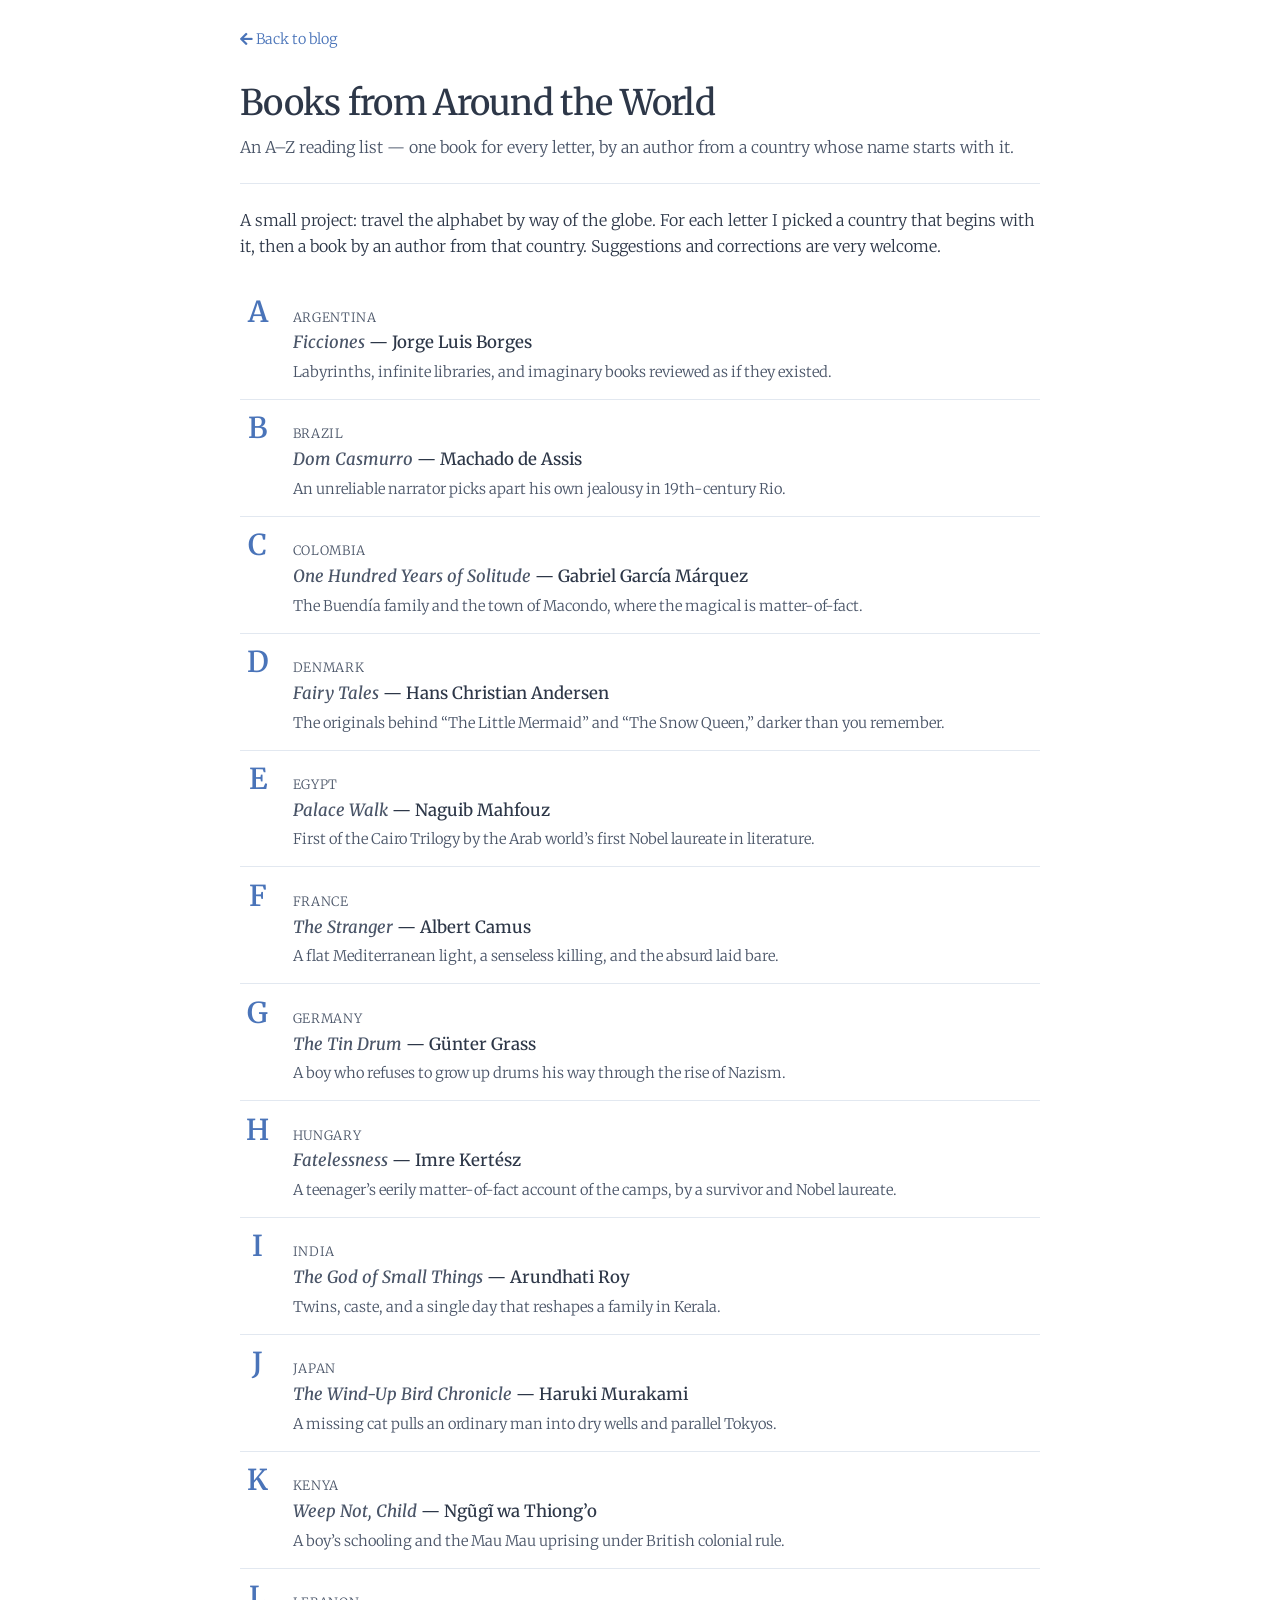
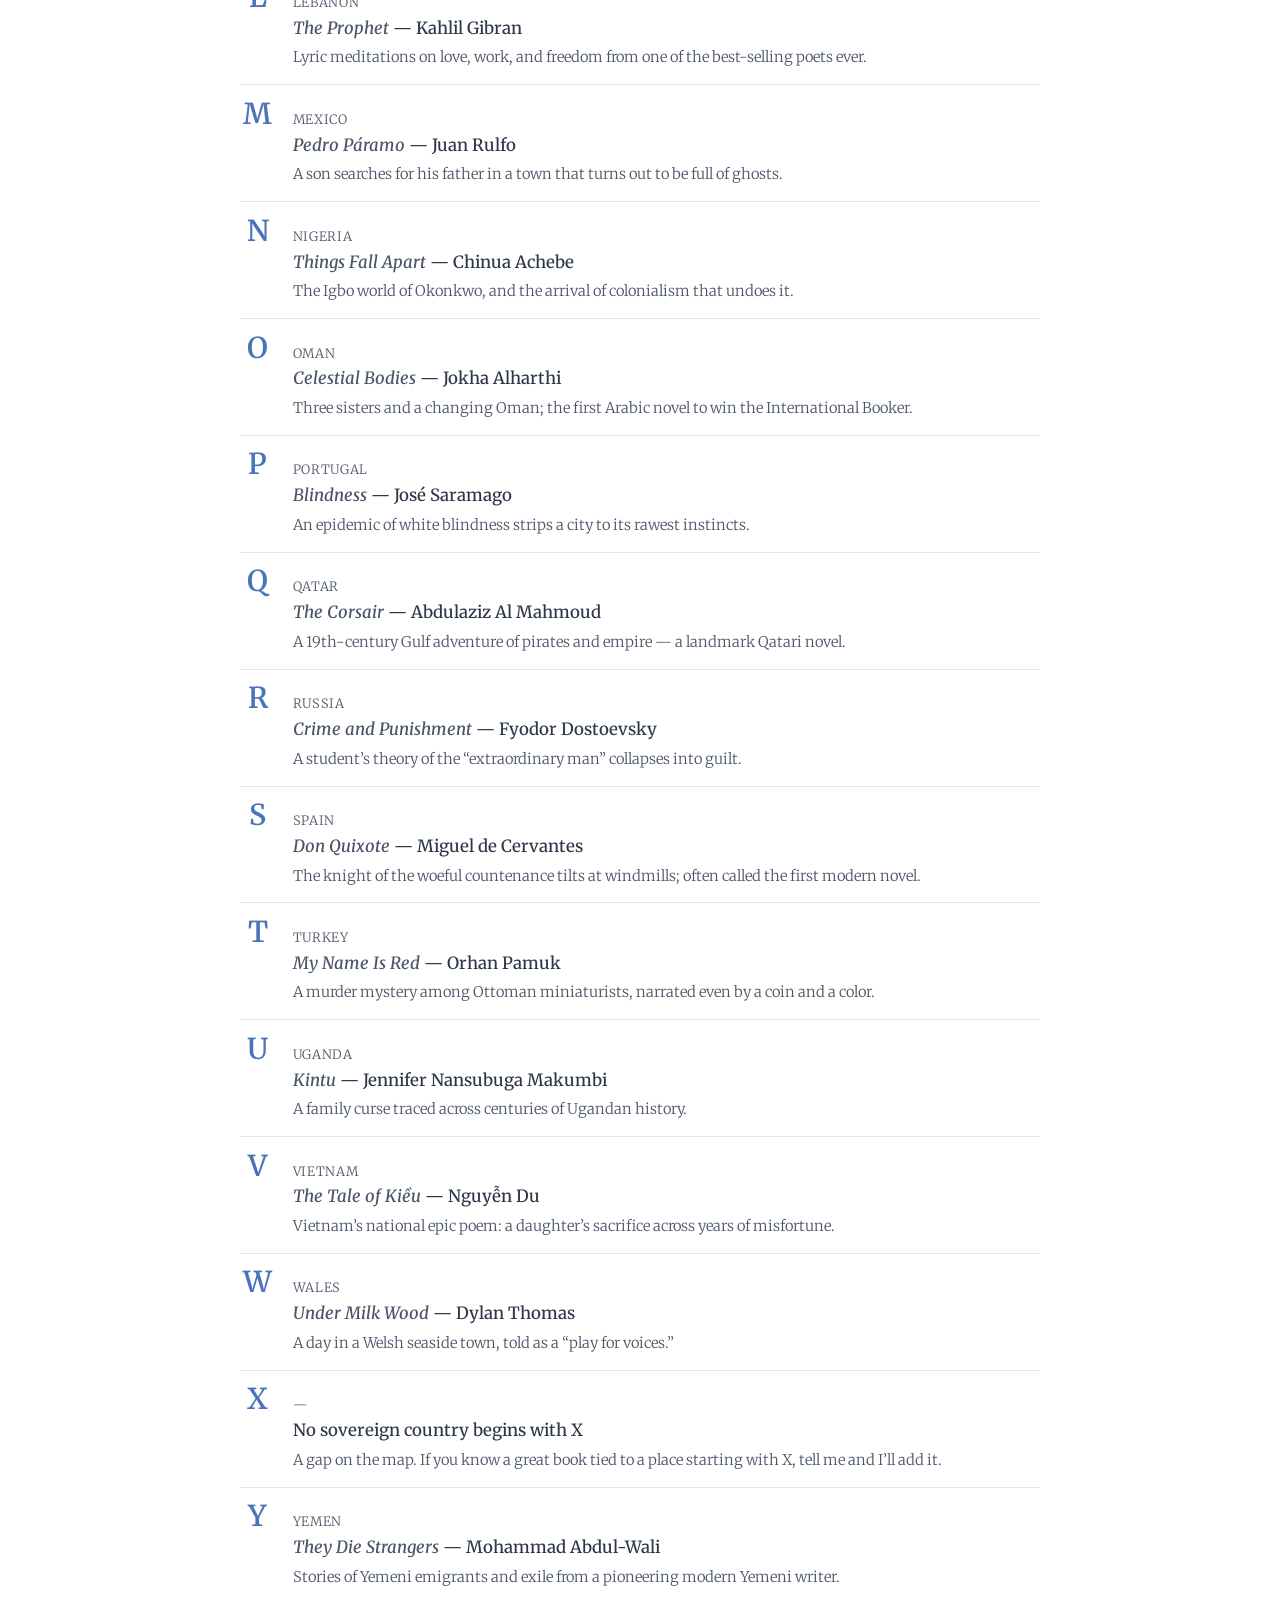
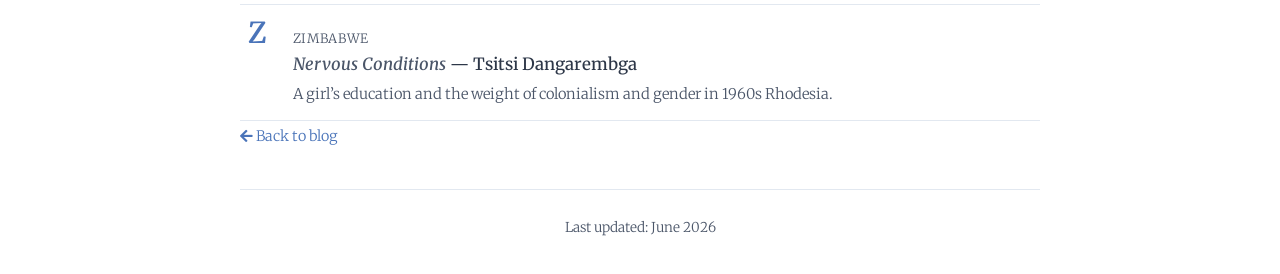
<file: books-from-around-the-world.html>
<!DOCTYPE html>
<html lang="en">
<head>
    <meta charset="UTF-8">
    <meta name="viewport" content="width=device-width, initial-scale=1.0">
    <meta name="description" content="An A–Z reading list: one book for every letter, by an author from a country that starts with it.">
    <meta name="author" content="Sourabh Betigeri">
    <title>Books from Around the World — Sourabh Betigeri</title>
    <link rel="preconnect" href="https://fonts.googleapis.com">
    <link rel="stylesheet" href="https://fonts.googleapis.com/css2?family=Merriweather:wght@300;400;500;600&display=swap">
    <link rel="stylesheet" href="https://cdnjs.cloudflare.com/ajax/libs/font-awesome/5.15.3/css/all.min.css">
    <link rel="stylesheet" href="styles.css">
</head>
<body id="top">
    <header>
        <div class="header-content">
            <p class="post-back"><a href="index.html#blog"><i class="fas fa-arrow-left"></i>&nbsp;Back to blog</a></p>
            <h1>Books from Around the World</h1>
            <p class="subtitle">An A&ndash;Z reading list &mdash; one book for every letter, by an author
            from a country whose name starts with it.</p>
        </div>
    </header>

    <main>
        <section>
            <p>A small project: travel the alphabet by way of the globe. For each letter I picked a
            country that begins with it, then a book by an author from that country. Suggestions and
            corrections are very welcome.</p>

            <div class="books-list">
                <article class="book-entry">
                    <div class="book-letter">A</div>
                    <div class="book-body">
                        <div class="book-country">Argentina</div>
                        <div class="book-title-line"><em>Ficciones</em> &mdash; Jorge Luis Borges</div>
                        <p class="book-note">Labyrinths, infinite libraries, and imaginary books reviewed as if they existed.</p>
                    </div>
                </article>

                <article class="book-entry">
                    <div class="book-letter">B</div>
                    <div class="book-body">
                        <div class="book-country">Brazil</div>
                        <div class="book-title-line"><em>Dom Casmurro</em> &mdash; Machado de Assis</div>
                        <p class="book-note">An unreliable narrator picks apart his own jealousy in 19th-century Rio.</p>
                    </div>
                </article>

                <article class="book-entry">
                    <div class="book-letter">C</div>
                    <div class="book-body">
                        <div class="book-country">Colombia</div>
                        <div class="book-title-line"><em>One Hundred Years of Solitude</em> &mdash; Gabriel Garc&iacute;a M&aacute;rquez</div>
                        <p class="book-note">The Buend&iacute;a family and the town of Macondo, where the magical is matter-of-fact.</p>
                    </div>
                </article>

                <article class="book-entry">
                    <div class="book-letter">D</div>
                    <div class="book-body">
                        <div class="book-country">Denmark</div>
                        <div class="book-title-line"><em>Fairy Tales</em> &mdash; Hans Christian Andersen</div>
                        <p class="book-note">The originals behind &ldquo;The Little Mermaid&rdquo; and &ldquo;The Snow Queen,&rdquo; darker than you remember.</p>
                    </div>
                </article>

                <article class="book-entry">
                    <div class="book-letter">E</div>
                    <div class="book-body">
                        <div class="book-country">Egypt</div>
                        <div class="book-title-line"><em>Palace Walk</em> &mdash; Naguib Mahfouz</div>
                        <p class="book-note">First of the Cairo Trilogy by the Arab world&rsquo;s first Nobel laureate in literature.</p>
                    </div>
                </article>

                <article class="book-entry">
                    <div class="book-letter">F</div>
                    <div class="book-body">
                        <div class="book-country">France</div>
                        <div class="book-title-line"><em>The Stranger</em> &mdash; Albert Camus</div>
                        <p class="book-note">A flat Mediterranean light, a senseless killing, and the absurd laid bare.</p>
                    </div>
                </article>

                <article class="book-entry">
                    <div class="book-letter">G</div>
                    <div class="book-body">
                        <div class="book-country">Germany</div>
                        <div class="book-title-line"><em>The Tin Drum</em> &mdash; G&uuml;nter Grass</div>
                        <p class="book-note">A boy who refuses to grow up drums his way through the rise of Nazism.</p>
                    </div>
                </article>

                <article class="book-entry">
                    <div class="book-letter">H</div>
                    <div class="book-body">
                        <div class="book-country">Hungary</div>
                        <div class="book-title-line"><em>Fatelessness</em> &mdash; Imre Kert&eacute;sz</div>
                        <p class="book-note">A teenager&rsquo;s eerily matter-of-fact account of the camps, by a survivor and Nobel laureate.</p>
                    </div>
                </article>

                <article class="book-entry">
                    <div class="book-letter">I</div>
                    <div class="book-body">
                        <div class="book-country">India</div>
                        <div class="book-title-line"><em>The God of Small Things</em> &mdash; Arundhati Roy</div>
                        <p class="book-note">Twins, caste, and a single day that reshapes a family in Kerala.</p>
                    </div>
                </article>

                <article class="book-entry">
                    <div class="book-letter">J</div>
                    <div class="book-body">
                        <div class="book-country">Japan</div>
                        <div class="book-title-line"><em>The Wind-Up Bird Chronicle</em> &mdash; Haruki Murakami</div>
                        <p class="book-note">A missing cat pulls an ordinary man into dry wells and parallel Tokyos.</p>
                    </div>
                </article>

                <article class="book-entry">
                    <div class="book-letter">K</div>
                    <div class="book-body">
                        <div class="book-country">Kenya</div>
                        <div class="book-title-line"><em>Weep Not, Child</em> &mdash; Ng&#361;g&#297; wa Thiong&rsquo;o</div>
                        <p class="book-note">A boy&rsquo;s schooling and the Mau Mau uprising under British colonial rule.</p>
                    </div>
                </article>

                <article class="book-entry">
                    <div class="book-letter">L</div>
                    <div class="book-body">
                        <div class="book-country">Lebanon</div>
                        <div class="book-title-line"><em>The Prophet</em> &mdash; Kahlil Gibran</div>
                        <p class="book-note">Lyric meditations on love, work, and freedom from one of the best-selling poets ever.</p>
                    </div>
                </article>

                <article class="book-entry">
                    <div class="book-letter">M</div>
                    <div class="book-body">
                        <div class="book-country">Mexico</div>
                        <div class="book-title-line"><em>Pedro P&aacute;ramo</em> &mdash; Juan Rulfo</div>
                        <p class="book-note">A son searches for his father in a town that turns out to be full of ghosts.</p>
                    </div>
                </article>

                <article class="book-entry">
                    <div class="book-letter">N</div>
                    <div class="book-body">
                        <div class="book-country">Nigeria</div>
                        <div class="book-title-line"><em>Things Fall Apart</em> &mdash; Chinua Achebe</div>
                        <p class="book-note">The Igbo world of Okonkwo, and the arrival of colonialism that undoes it.</p>
                    </div>
                </article>

                <article class="book-entry">
                    <div class="book-letter">O</div>
                    <div class="book-body">
                        <div class="book-country">Oman</div>
                        <div class="book-title-line"><em>Celestial Bodies</em> &mdash; Jokha Alharthi</div>
                        <p class="book-note">Three sisters and a changing Oman; the first Arabic novel to win the International Booker.</p>
                    </div>
                </article>

                <article class="book-entry">
                    <div class="book-letter">P</div>
                    <div class="book-body">
                        <div class="book-country">Portugal</div>
                        <div class="book-title-line"><em>Blindness</em> &mdash; Jos&eacute; Saramago</div>
                        <p class="book-note">An epidemic of white blindness strips a city to its rawest instincts.</p>
                    </div>
                </article>

                <article class="book-entry">
                    <div class="book-letter">Q</div>
                    <div class="book-body">
                        <div class="book-country">Qatar</div>
                        <div class="book-title-line"><em>The Corsair</em> &mdash; Abdulaziz Al Mahmoud</div>
                        <p class="book-note">A 19th-century Gulf adventure of pirates and empire &mdash; a landmark Qatari novel.</p>
                    </div>
                </article>

                <article class="book-entry">
                    <div class="book-letter">R</div>
                    <div class="book-body">
                        <div class="book-country">Russia</div>
                        <div class="book-title-line"><em>Crime and Punishment</em> &mdash; Fyodor Dostoevsky</div>
                        <p class="book-note">A student&rsquo;s theory of the &ldquo;extraordinary man&rdquo; collapses into guilt.</p>
                    </div>
                </article>

                <article class="book-entry">
                    <div class="book-letter">S</div>
                    <div class="book-body">
                        <div class="book-country">Spain</div>
                        <div class="book-title-line"><em>Don Quixote</em> &mdash; Miguel de Cervantes</div>
                        <p class="book-note">The knight of the woeful countenance tilts at windmills; often called the first modern novel.</p>
                    </div>
                </article>

                <article class="book-entry">
                    <div class="book-letter">T</div>
                    <div class="book-body">
                        <div class="book-country">Turkey</div>
                        <div class="book-title-line"><em>My Name Is Red</em> &mdash; Orhan Pamuk</div>
                        <p class="book-note">A murder mystery among Ottoman miniaturists, narrated even by a coin and a color.</p>
                    </div>
                </article>

                <article class="book-entry">
                    <div class="book-letter">U</div>
                    <div class="book-body">
                        <div class="book-country">Uganda</div>
                        <div class="book-title-line"><em>Kintu</em> &mdash; Jennifer Nansubuga Makumbi</div>
                        <p class="book-note">A family curse traced across centuries of Ugandan history.</p>
                    </div>
                </article>

                <article class="book-entry">
                    <div class="book-letter">V</div>
                    <div class="book-body">
                        <div class="book-country">Vietnam</div>
                        <div class="book-title-line"><em>The Tale of Ki&#7873;u</em> &mdash; Nguy&#7877;n Du</div>
                        <p class="book-note">Vietnam&rsquo;s national epic poem: a daughter&rsquo;s sacrifice across years of misfortune.</p>
                    </div>
                </article>

                <article class="book-entry">
                    <div class="book-letter">W</div>
                    <div class="book-body">
                        <div class="book-country">Wales</div>
                        <div class="book-title-line"><em>Under Milk Wood</em> &mdash; Dylan Thomas</div>
                        <p class="book-note">A day in a Welsh seaside town, told as a &ldquo;play for voices.&rdquo;</p>
                    </div>
                </article>

                <article class="book-entry">
                    <div class="book-letter">X</div>
                    <div class="book-body">
                        <div class="book-country">&mdash;</div>
                        <div class="book-title-line">No sovereign country begins with X</div>
                        <p class="book-note">A gap on the map. If you know a great book tied to a place starting with X, tell me and I&rsquo;ll add it.</p>
                    </div>
                </article>

                <article class="book-entry">
                    <div class="book-letter">Y</div>
                    <div class="book-body">
                        <div class="book-country">Yemen</div>
                        <div class="book-title-line"><em>They Die Strangers</em> &mdash; Mohammad Abdul-Wali</div>
                        <p class="book-note">Stories of Yemeni emigrants and exile from a pioneering modern Yemeni writer.</p>
                    </div>
                </article>

                <article class="book-entry">
                    <div class="book-letter">Z</div>
                    <div class="book-body">
                        <div class="book-country">Zimbabwe</div>
                        <div class="book-title-line"><em>Nervous Conditions</em> &mdash; Tsitsi Dangarembga</div>
                        <p class="book-note">A girl&rsquo;s education and the weight of colonialism and gender in 1960s Rhodesia.</p>
                    </div>
                </article>
            </div>

            <p class="post-back"><a href="index.html#blog"><i class="fas fa-arrow-left"></i>&nbsp;Back to blog</a></p>
        </section>
    </main>

    <footer>
        <p>Last updated: June 2026</p>
    </footer>
</body>
</html>
</file>
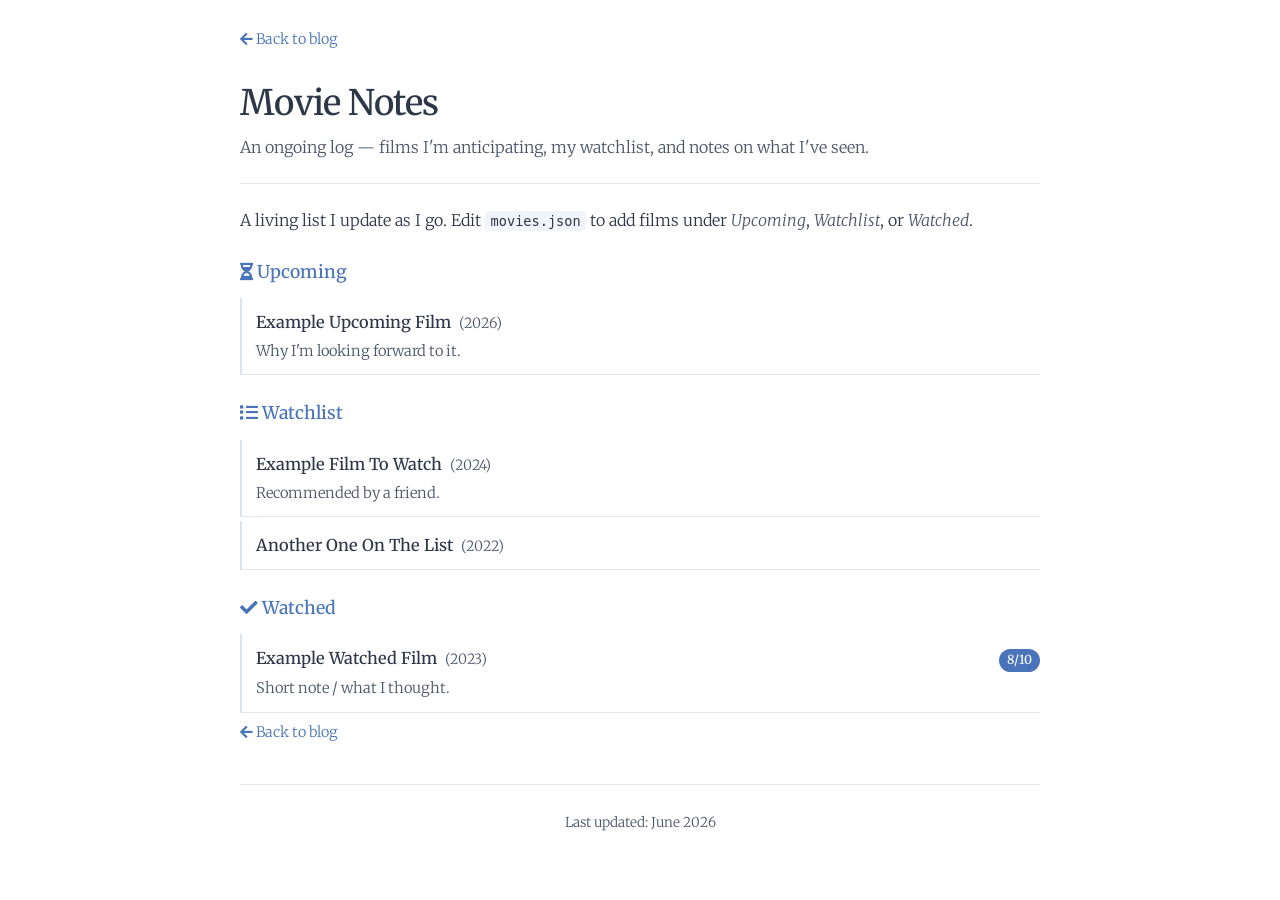
<file: movies.html>
<!DOCTYPE html>
<html lang="en">
<head>
    <meta charset="UTF-8">
    <meta name="viewport" content="width=device-width, initial-scale=1.0">
    <meta name="description" content="An ongoing movie log: upcoming films, my watchlist, and notes on what I've seen.">
    <meta name="author" content="Sourabh Betigeri">
    <title>Movie Notes — Sourabh Betigeri</title>
    <link rel="preconnect" href="https://fonts.googleapis.com">
    <link rel="stylesheet" href="https://fonts.googleapis.com/css2?family=Merriweather:wght@300;400;500;600&display=swap">
    <link rel="stylesheet" href="https://cdnjs.cloudflare.com/ajax/libs/font-awesome/5.15.3/css/all.min.css">
    <link rel="stylesheet" href="styles.css">
</head>
<body id="top">
    <header>
        <div class="header-content">
            <p class="post-back"><a href="index.html#blog"><i class="fas fa-arrow-left"></i>&nbsp;Back to blog</a></p>
            <h1>Movie Notes</h1>
            <p class="subtitle">An ongoing log &mdash; films I'm anticipating, my watchlist,
            and notes on what I've seen.</p>
        </div>
    </header>

    <main>
        <section>
            <p>A living list I update as I go. Edit <code>movies.json</code> to add films under
            <em>Upcoming</em>, <em>Watchlist</em>, or <em>Watched</em>.</p>

            <h3 class="resume-section-title"><i class="fas fa-hourglass-half"></i>&nbsp;Upcoming</h3>
            <div id="movies-upcoming" class="movie-list"></div>

            <h3 class="resume-section-title"><i class="fas fa-list"></i>&nbsp;Watchlist</h3>
            <div id="movies-watchlist" class="movie-list"></div>

            <h3 class="resume-section-title"><i class="fas fa-check"></i>&nbsp;Watched</h3>
            <div id="movies-watched" class="movie-list"></div>

            <p class="post-back"><a href="index.html#blog"><i class="fas fa-arrow-left"></i>&nbsp;Back to blog</a></p>
        </section>
    </main>

    <footer>
        <p>Last updated: June 2026</p>
    </footer>

    <script>
      function renderMovies(containerId, items, showRating) {
        const container = document.getElementById(containerId);
        if (!container) return;
        if (!items || !items.length) {
          container.innerHTML = '<p class="movie-empty">Nothing here yet.</p>';
          return;
        }
        items.forEach(function (m) {
          const item = document.createElement('article');
          item.className = 'movie-item';

          const head = document.createElement('div');
          head.className = 'movie-head';

          const title = document.createElement('span');
          title.className = 'movie-title';
          title.textContent = m.title || 'Untitled';
          head.appendChild(title);

          if (m.year) {
            const year = document.createElement('span');
            year.className = 'movie-year';
            year.textContent = '(' + m.year + ')';
            head.appendChild(year);
          }

          if (showRating && m.rating) {
            const rating = document.createElement('span');
            rating.className = 'movie-rating';
            rating.textContent = m.rating;
            head.appendChild(rating);
          }

          item.appendChild(head);

          if (m.note) {
            const note = document.createElement('p');
            note.className = 'movie-note';
            note.textContent = m.note;
            item.appendChild(note);
          }

          container.appendChild(item);
        });
      }

      fetch('movies.json')
        .then(function (r) { return r.ok ? r.json() : Promise.reject(r.status); })
        .then(function (data) {
          renderMovies('movies-upcoming', data.upcoming, false);
          renderMovies('movies-watchlist', data.watchlist, false);
          renderMovies('movies-watched', data.watched, true);
        })
        .catch(function () {
          document.getElementById('movies-upcoming').innerHTML =
            '<p class="movie-empty">Could not load movies.json.</p>';
        });
    </script>
</body>
</html>
</file>
<file: styles.css>
:root {
  --bg-color: #fff;
  --text-color: #2d3748;
  --text-secondary: #4a5568;
  --accent-color: #4a74b9;
  --accent-hover: #3a5c9e;
  --border-color: #e2e8f0;
  --shadow-color: rgba(0,0,0,0.05);
  --animation-offset: 3px;
  --transition-time: 0.3s;
}

body {
  font-family: 'Merriweather', Georgia, 'Times New Roman', serif;
  line-height: 1.6;
  max-width: 800px;
  margin: 0 auto;
  padding: 1.5rem;
  color: var(--text-color);
  background-color: var(--bg-color);
  font-weight: 300;
}

header {
  margin-bottom: 1.5rem;
  border-bottom: 1px solid var(--border-color);
  padding-bottom: 1rem;
  display: flex;
  align-items: center;
  justify-content: space-between;
}

.header-content {
  flex: 1;
}

.header-image img {
  width: 130px;
  height: 130px;
  object-fit: cover;
  border-radius: 50%;
  border: 2px solid var(--border-color);
  transition: transform var(--transition-time) ease, box-shadow var(--transition-time) ease;
}

.header-image img:hover {
  transform: scale(1.02);
  box-shadow: 0 5px 15px var(--shadow-color);
}

h1 {
  font-size: 2.2rem;
  font-weight: 500;
  margin-bottom: 0.25rem;
  letter-spacing: -0.02em;
}

h2 {
  font-size: 1.4rem;
  font-weight: 500;
  margin: 1.75rem 0 1rem;
  padding-bottom: 0.5rem;
  border-bottom: 1px solid var(--border-color);
  letter-spacing: -0.01em;
}

.subtitle {
  color: var(--text-secondary);
  font-size: 1rem;
  margin: 0.1rem 0 0.4rem;
}

.subtitle .at {
  font-style: italic;
  font-size: 0.85em;
  color: var(--accent-color);
  margin: 0 0.15rem;
}

/* Navigation */
nav {
  margin: 0.5rem 0 1.5rem;
  border-bottom: 1px solid var(--border-color);
  position: sticky;
  top: 0;
  background-color: var(--bg-color);
  z-index: 50;
}

nav ul {
  list-style: none;
  padding: 0;
  margin: 0;
  display: flex;
  flex-wrap: wrap;
  gap: 0.5rem;
}

nav a, .social-links-header a {
  text-decoration: none;
  color: var(--text-secondary);
  transition: all var(--transition-time) ease;
  font-weight: 400;
  padding: 0.45rem 0.75rem;
  border-radius: 4px;
}

.social-links-header a:hover {
  color: var(--accent-color);
  background-color: rgba(74, 116, 185, 0.08);
  transform: translateX(var(--animation-offset));
}

nav a.nav-link {
  border-bottom: 2px solid transparent;
  border-radius: 4px 4px 0 0;
}

nav a.nav-link:hover {
  color: var(--accent-color);
  background-color: rgba(74, 116, 185, 0.08);
}

nav a.nav-link.active {
  color: var(--accent-color);
  font-weight: 500;
  border-bottom-color: var(--accent-color);
}

/* Tab panels */
.tab-panel {
  display: none;
}

.tab-panel.active {
  display: block;
  animation: fadeIn 0.5s ease-out;
}

.social-links-header {
  display: flex;
  gap: 1.25rem;
  margin: 1.2rem 0;
}

.social-links-header a i {
  margin-right: 0.4rem;
}

/* Unified animation for elements (not sections) */
.publication-item, .award-item, .service-category, .misc-item, .news-list li {
  transition: transform var(--transition-time) ease;
}

.publication-item:hover, .award-item:hover, 
.service-category:hover, .misc-item:hover, .news-list li:hover {
  transform: translateX(var(--animation-offset));
}

/* Section animation */
@keyframes fadeIn {
  from {
    opacity: 0;
    transform: translateX(var(--animation-offset));
  }
  to {
    opacity: 1;
    transform: translateX(0);
  }
}

section {
  margin-bottom: 2rem;
  scroll-margin-top: 1rem;
  animation: fadeIn 0.8s ease-out;
  width: 100%;
}

/* Publication styles */
.publications-header {
  display: flex;
  justify-content: space-between;
  align-items: center;
  margin-bottom: 1.5rem;
}

.toggle-publications {
  background-color: rgba(74, 116, 185, 0.08);
  color: var(--accent-color);
  border: none;
  padding: 0.5rem 1rem;
  border-radius: 4px;
  cursor: pointer;
  font-weight: 500;
  transition: all var(--transition-time) ease;
}

.toggle-publications:hover {
  background-color: var(--accent-color);
  color: white;
}

.publication-item {
  margin-bottom: 1.5rem;
  padding: 0.75rem 0;
  border-bottom: 1px solid var(--border-color);
  display: flex;
  gap: 1.25rem;
}

.pub-thumbnail {
  width: 125px;
  height: 125px;
  flex-shrink: 0;
  border: 1px solid var(--border-color);
  overflow: hidden;
  cursor: pointer;
  position: relative;
  border-radius: 6px;
  box-shadow: 0 2px 8px var(--shadow-color);
}

.pub-thumbnail img {
  width: 100%;
  height: 100%;
  object-fit: cover;
  transition: transform var(--transition-time) ease;
}

.pub-thumbnail:hover img {
  transform: scale(1.08);
}

.pub-content {
  flex: 1;
}

.pub-title {
  font-weight: 500;
  margin-bottom: 0.4rem;
  font-size: 1.05rem;
}

.pub-authors {
  font-size: 0.9rem;
  margin-bottom: 0.4rem;
  color: var(--text-secondary);
  line-height: 1.5;
}

.highlight-name {
  font-weight: 600;
  color: var(--accent-color);
}

.pub-venue-container {
  display: flex;
  flex-wrap: wrap;
  align-items: center;
  gap: 0.75rem;
  margin-bottom: 0.5rem;
}

.pub-venue {
  font-size: 0.9rem;
  font-style: italic;
  color: var(--text-secondary);
}

.pub-award {
  font-size: 0.85rem;
  font-weight: 500;
  color: #fff;
  background-color: var(--accent-color);
  padding: 0.15rem 0.5rem;
  border-radius: 4px;
  display: inline-block;
  box-shadow: 0 1px 3px rgba(0,0,0,0.1);
  white-space: nowrap;
  animation: pulse 2s infinite;
}

@keyframes pulse {
  0% {
    box-shadow: 0 0 0 0 rgba(74, 116, 185, 0.4);
  }
  70% {
    box-shadow: 0 0 0 6px rgba(74, 116, 185, 0);
  }
  100% {
    box-shadow: 0 0 0 0 rgba(74, 116, 185, 0);
  }
}

.pub-links {
  font-size: 0.85rem;
  display: flex;
  flex-wrap: wrap;
  gap: 0.5rem;
}

.pub-links a {
  color: var(--accent-color);
  transition: all var(--transition-time) ease;
  padding: 0.2rem 0.5rem;
  border-radius: 4px;
  background-color: rgba(74, 116, 185, 0.08);
}

.pub-links a:hover {
  color: #fff;
  background-color: var(--accent-color);
  transform: translateX(3px);
  box-shadow: 0 2px 5px rgba(74, 116, 185, 0.2);
}

/* Awards section */
.award-item {
  display: flex;
  align-items: baseline;
  margin-bottom: 0.1rem;
}

.award-year {
  font-weight: 500;
  color: var(--accent-color);
  flex: 0 0 80px;
}

.award-desc {
  flex: 1;
}

.award-desc small {
  font-size: 0.85rem;
  color: var(--text-secondary);
  margin-left: 0.5rem;
}

/* News section */
.news-container {
  max-height: 300px;
  overflow-y: auto;
  scrollbar-width: none;
  -ms-overflow-style: none;
}

.news-container::-webkit-scrollbar {
  display: none;
}

.news-list {
  padding-left: 0;
  list-style-type: none;
  margin: 0.5rem 0;
}

.news-list li {
  margin-bottom: 0.9rem;
  padding-left: 0.9rem;
  border-left: 2px solid rgba(74, 116, 185, 0.2);
  padding-bottom: 0.7rem;
}

.news-list li:hover {
  border-left-color: var(--accent-color);
}

/* Services and misc */
.service-title {
  font-weight: 500;
  margin-bottom: 0.35rem;
  color: var(--accent-color);
}

.service-category p, .misc-item p {
  margin: 0.25rem 0 0.75rem;
}

/* Footer */
footer {
  margin-top: 2.5rem;
  padding-top: 1.2rem;
  border-top: 1px solid var(--border-color);
  font-size: 0.85rem;
  color: var(--text-secondary);
  text-align: center;
}

/* Generic styles */
a {
  color: var(--accent-color);
  text-decoration: none;
  transition: color var(--transition-time) ease;
}

a:hover {
  color: var(--accent-hover);
}

em {
  font-style: italic;
  color: var(--text-secondary);
}

ul {
  padding-left: 1.25rem;
}

p {
  margin: 0.5rem 0 0.75rem;
}

strong {
  font-weight: 600;
  color: var(--accent-color);
}

/* Modal styles */
.modal {
  display: none;
  position: fixed;
  z-index: 1000;
  padding-top: 100px;
  left: 0;
  top: 0;
  width: 100%;
  height: 100%;
  overflow: auto;
  background-color: rgba(0,0,0,0.85);
  transition: opacity var(--transition-time);
  opacity: 0;
}

.modal.show {
  opacity: 1;
}

.modal-content {
  margin: auto;
  display: block;
  max-width: 85%;
  max-height: 85%;
  border-radius: 4px;
  box-shadow: 0 10px 25px rgba(0,0,0,0.3);
  animation: zoom var(--transition-time) ease-out;
}

@keyframes zoom {
  from {
    transform: scale(0.8);
    opacity: 0;
  }
  to {
    transform: scale(1);
    opacity: 1;
  }
}

.modal-close {
  position: absolute;
  top: 15px;
  right: 35px;
  color: #f1f1f1;
  font-size: 35px;
  font-weight: normal;
  cursor: pointer;
  transition: color var(--transition-time);
  opacity: 0.8;
}

.modal-close:hover {
  color: #fff;
  opacity: 1;
  transform: scale(1.1);
}

/* Photography grid */
.photo-grid {
  display: grid;
  grid-template-columns: repeat(auto-fill, minmax(180px, 1fr));
  gap: 0.75rem;
  margin-top: 1.25rem;
}

.photo-item {
  position: relative;
  overflow: hidden;
  border-radius: 6px;
  cursor: pointer;
  aspect-ratio: 1 / 1;
  box-shadow: 0 2px 8px var(--shadow-color);
  border: 1px solid var(--border-color);
}

.photo-item img {
  width: 100%;
  height: 100%;
  object-fit: cover;
  transition: transform var(--transition-time) ease;
  display: block;
}

.photo-item:hover img {
  transform: scale(1.06);
}

.photo-item .photo-caption {
  position: absolute;
  left: 0;
  right: 0;
  bottom: 0;
  padding: 0.5rem 0.6rem;
  font-size: 0.78rem;
  color: #fff;
  background: linear-gradient(transparent, rgba(0,0,0,0.65));
  opacity: 0;
  transition: opacity var(--transition-time) ease;
}

.photo-item:hover .photo-caption {
  opacity: 1;
}

/* Blog list */
.blog-list {
  margin-top: 1.25rem;
}

.blog-post {
  padding: 1rem 0;
  border-bottom: 1px solid var(--border-color);
  transition: transform var(--transition-time) ease;
}

.blog-post:hover {
  transform: translateX(var(--animation-offset));
}

.blog-post .blog-date {
  font-size: 0.82rem;
  color: var(--text-secondary);
  font-style: italic;
}

.blog-post .blog-title {
  font-size: 1.1rem;
  font-weight: 500;
  margin: 0.2rem 0 0.4rem;
}

.blog-post .blog-title a {
  color: var(--text-color);
}

.blog-post .blog-title a:hover {
  color: var(--accent-color);
}

.blog-post .blog-excerpt {
  font-size: 0.92rem;
  color: var(--text-secondary);
  margin: 0;
}

/* Books from around the world (blog post) */
.post-back {
  font-size: 0.9rem;
  margin: 0.25rem 0 0.5rem;
}

.books-list {
  margin-top: 1.5rem;
}

.book-entry {
  display: flex;
  gap: 1.1rem;
  align-items: baseline;
  padding: 0.9rem 0;
  border-bottom: 1px solid var(--border-color);
  transition: transform var(--transition-time) ease;
}

.book-entry:hover {
  transform: translateX(var(--animation-offset));
}

.book-letter {
  flex: 0 0 2.2rem;
  font-size: 1.8rem;
  font-weight: 600;
  color: var(--accent-color);
  line-height: 1;
  text-align: center;
}

.book-body {
  flex: 1;
}

.book-country {
  font-size: 0.8rem;
  text-transform: uppercase;
  letter-spacing: 0.05em;
  color: var(--text-secondary);
  margin-bottom: 0.15rem;
}

.book-title-line {
  font-size: 1.05rem;
  font-weight: 500;
}

.book-note {
  margin: 0.3rem 0 0;
  font-size: 0.92rem;
  color: var(--text-secondary);
}

/* Movie notes (blog post) */
.movie-list {
  margin: 0.25rem 0 0.5rem;
}

.movie-item {
  padding: 0.7rem 0;
  border-bottom: 1px solid var(--border-color);
  padding-left: 0.9rem;
  border-left: 2px solid rgba(74, 116, 185, 0.2);
  margin-bottom: 0.2rem;
  transition: border-left-color var(--transition-time) ease;
}

.movie-item:hover {
  border-left-color: var(--accent-color);
}

.movie-head {
  display: flex;
  flex-wrap: wrap;
  align-items: baseline;
  gap: 0.5rem;
}

.movie-title {
  font-weight: 500;
  font-size: 1.02rem;
}

.movie-year {
  font-size: 0.88rem;
  color: var(--text-secondary);
}

.movie-rating {
  font-size: 0.78rem;
  font-weight: 500;
  color: #fff;
  background-color: var(--accent-color);
  padding: 0.1rem 0.5rem;
  border-radius: 999px;
  margin-left: auto;
}

.movie-note {
  margin: 0.3rem 0 0;
  font-size: 0.92rem;
  color: var(--text-secondary);
}

.movie-empty {
  font-size: 0.92rem;
  color: var(--text-secondary);
  font-style: italic;
  margin: 0.25rem 0 0.5rem;
}

/* Resume */
.resume-section-title {
  font-size: 1.1rem;
  font-weight: 500;
  color: var(--accent-color);
  margin: 1.5rem 0 0.75rem;
}

.resume-item {
  margin-bottom: 1.25rem;
  padding-left: 0.9rem;
  border-left: 2px solid rgba(74, 116, 185, 0.2);
  transition: border-left-color var(--transition-time) ease;
}

.resume-item:hover {
  border-left-color: var(--accent-color);
}

.resume-row {
  display: flex;
  justify-content: space-between;
  flex-wrap: wrap;
  gap: 0.5rem;
}

.resume-role {
  font-weight: 500;
}

.resume-date {
  font-size: 0.85rem;
  color: var(--text-secondary);
  font-style: italic;
}

.resume-org {
  font-size: 0.92rem;
  color: var(--text-secondary);
  margin-bottom: 0.3rem;
}

.resume-desc {
  margin: 0.2rem 0 0;
  font-size: 0.92rem;
}

.resume-bullets {
  margin: 0.3rem 0 0;
  font-size: 0.92rem;
}

.resume-skills {
  display: flex;
  flex-wrap: wrap;
  gap: 0.5rem;
}

.skill-tag {
  font-size: 0.85rem;
  padding: 0.25rem 0.65rem;
  border-radius: 999px;
  background-color: rgba(74, 116, 185, 0.08);
  color: var(--accent-color);
  border: 1px solid rgba(74, 116, 185, 0.2);
}

.modal-caption {
  margin: 0.8rem auto;
  display: block;
  width: 80%;
  max-width: 700px;
  text-align: center;
  color: #f1f1f1;
  font-size: 0.9rem;
}

h3 {
  font-weight: 500;
}

code {
  font-family: ui-monospace, SFMono-Regular, Menlo, Consolas, monospace;
  font-size: 0.85em;
  background-color: rgba(74, 116, 185, 0.08);
  padding: 0.1rem 0.35rem;
  border-radius: 4px;
}

/* Responsive design fixes */
@media (max-width: 768px) {
  /* Make header stack vertically on mobile */
  header {
    flex-direction: column-reverse;
    align-items: center;
    text-align: center;
    gap: 1rem;
  }

  /* Center social links on mobile */
  .social-links-header {
    flex-wrap: wrap;
    justify-content: center;
  }

  /* Disable right-moving hover animations on mobile */
  .publication-item:hover, .award-item:hover, 
  .service-category:hover, .misc-item:hover, .news-list li:hover,
  nav a:hover, .social-links-header a:hover, .pub-links a:hover,
  .blog-post:hover, .book-entry:hover {
    transform: none !important;
  }

  nav ul {
    overflow-x: auto;
    flex-wrap: nowrap;
    -webkit-overflow-scrolling: touch;
    scrollbar-width: none;
  }

  nav ul::-webkit-scrollbar {
    display: none;
  }

  .photo-grid {
    grid-template-columns: repeat(auto-fill, minmax(140px, 1fr));
  }
}
</file>
